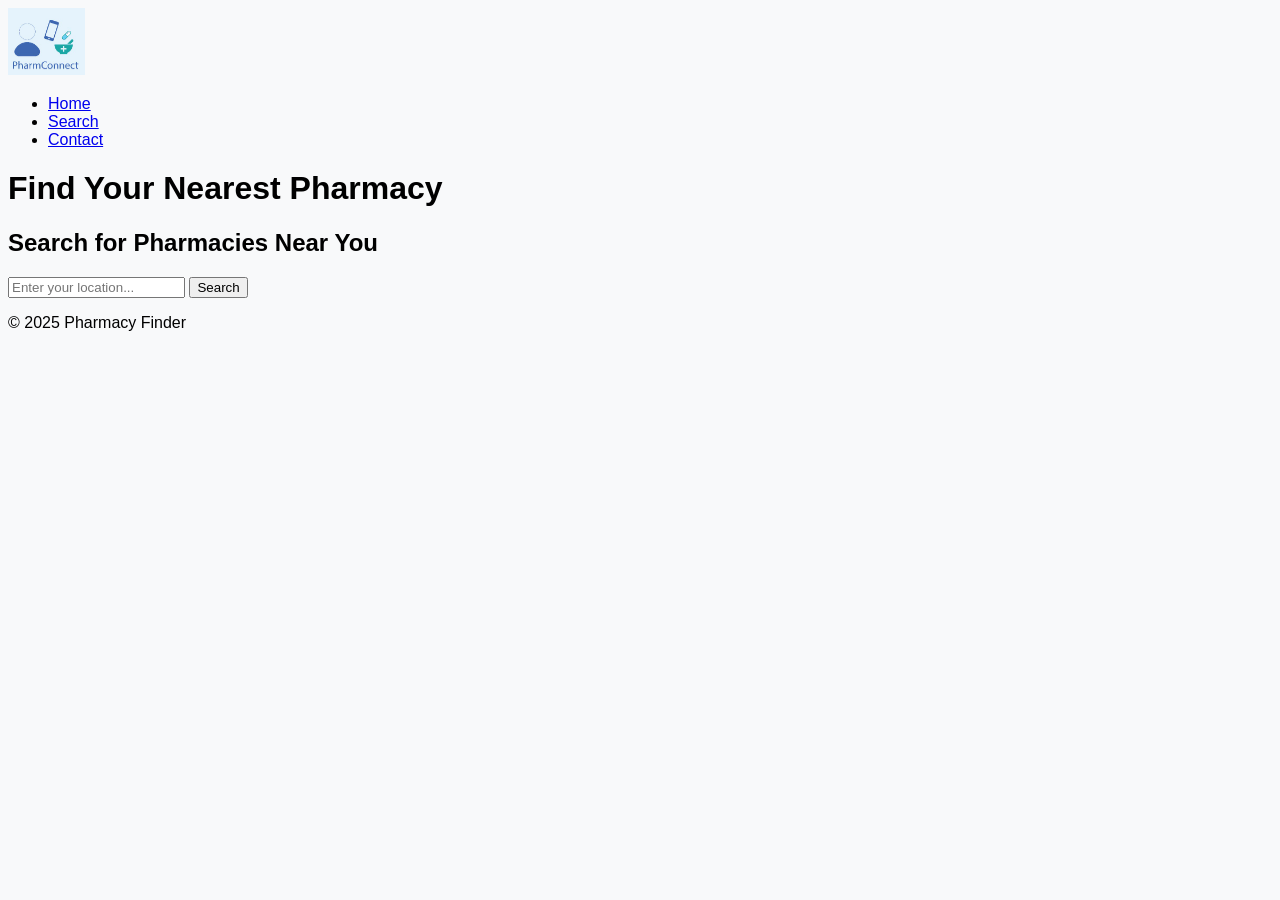
<file: index.html>
<!DOCTYPE html>
<html lang="en">
<head>
    <meta charset="UTF-8">
    <meta name="viewport" content="width=device-width, initial-scale=1.0">
    <title>Pharmacy Finder</title>
    <link rel="stylesheet" href="styles.css">
</head>
<body>
    <header>
        <nav>
            <div class="logo">
                <img src="logo.png" alt="Pharmacy Finder Logo">
            </div>
            <ul>
                <li><a href="#home">Home</a></li>
                <li><a href="#search">Search</a></li>
                <li><a href="#contact">Contact</a></li>
            </ul>
        </nav>
        <h1>Find Your Nearest Pharmacy</h1>
    </header>
    <section class="search" id="search">
        <h2>Search for Pharmacies Near You</h2>
        <input type="text" placeholder="Enter your location...">
        <button>Search</button>
    </section>
    <footer>
        <p>&copy; 2025 Pharmacy Finder</p>
    </footer>
</body>
</html>
</file>
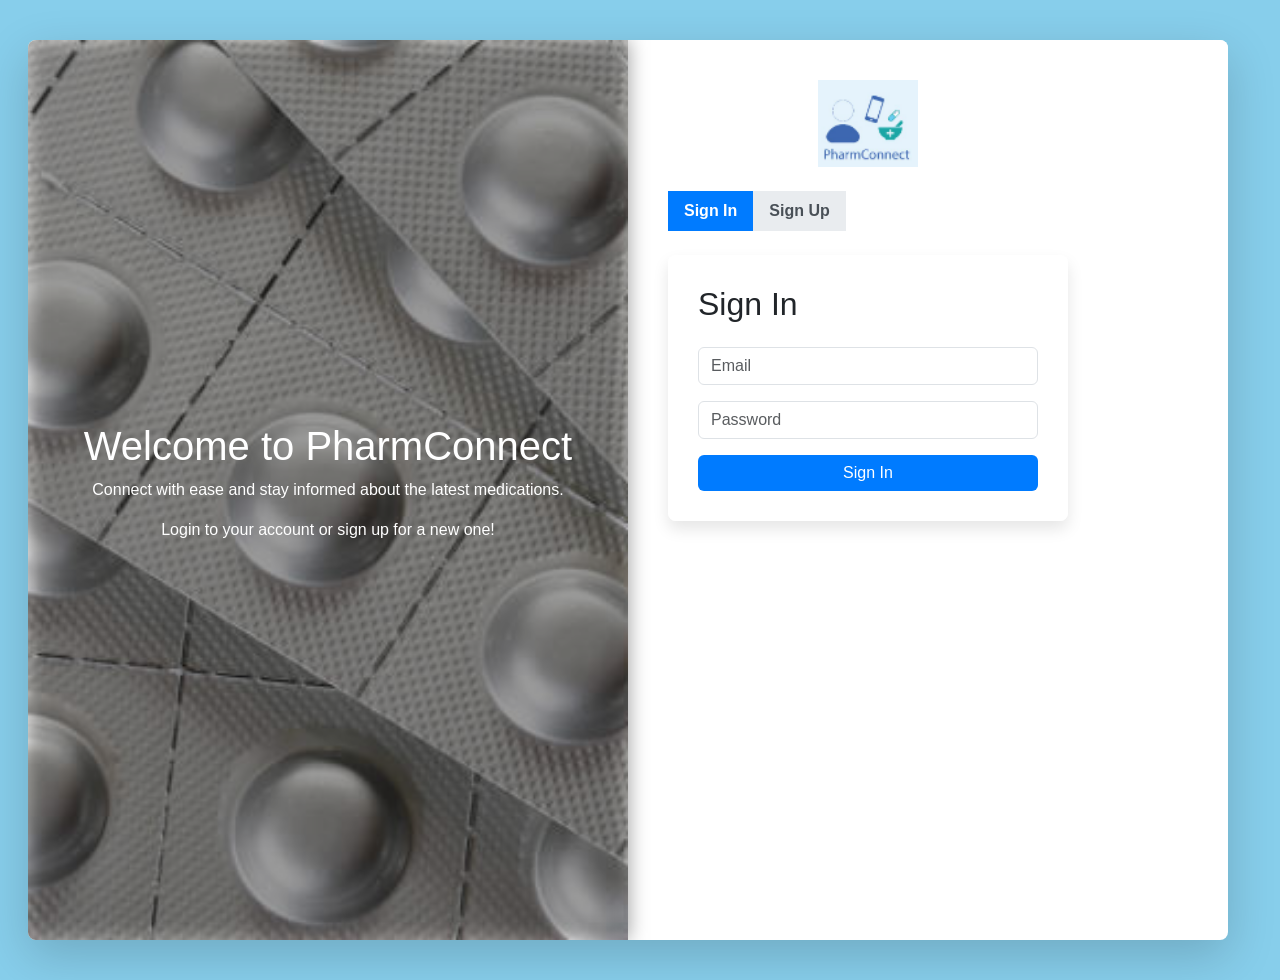
<file: ThirdVersion/index.html>
<!DOCTYPE html>
<html lang="en">
<head>
  <meta charset="UTF-8">
  <meta name="viewport" content="width=device-width, initial-scale=1.0">
  <title>PharmConnect - Login & Register</title>
  <link href="https://cdn.jsdelivr.net/npm/bootstrap@5.3.0/dist/css/bootstrap.min.css" rel="stylesheet">
  <link rel="stylesheet" href="styles.css">
  <link rel="stylesheet" href="https://cdnjs.cloudflare.com/ajax/libs/font-awesome/6.0.0/css/all.min.css">
</head>
<body>
  <div class="container-fluid bg-cream">
    <div class="row w-100 d-flex justify-content-center align-items-center">
      <!-- Floating Card with Two Sections -->
      <div class="card shadow-lg floating-card">
        <div class="row no-gutters">
          <!-- Left Section with Background Image and Blur -->
          <div class="col-md-6 left-section">
            <div class="overlay"></div>
            <div class="content text-center">
              <h1 class="text-white">Welcome to PharmConnect</h1>
              <p class="text-white">Connect with ease and stay informed about the latest medications.</p>
              <p class="text-white">Login to your account or sign up for a new one!</p>
            </div>
          </div>

          <!-- Right Section with Forms -->
          <div class="col-md-6 right-section">
            <div class="form-container">
              <!-- Logo at the top of the forms -->
              <img src="logo.png" alt="PharmConnect Logo" class="logo mb-4">
              
              <!-- Pills Navigation -->
              <ul class="nav nav-pills mb-4" id="pills-tab" role="tablist">
                <li class="nav-item" role="presentation">
                  <button class="nav-link active" id="pills-login-tab" data-bs-toggle="pill" data-bs-target="#pills-login" type="button" role="tab" aria-controls="pills-login" aria-selected="true">Sign In</button>
                </li>
                <li class="nav-item" role="presentation">
                  <button class="nav-link" id="pills-register-tab" data-bs-toggle="pill" data-bs-target="#pills-register" type="button" role="tab" aria-controls="pills-register" aria-selected="false">Sign Up</button>
                </li>
              </ul>

              <!-- Pills Content -->
              <div class="tab-content" id="pills-tabContent">
                <!-- Login Form -->
                <div class="tab-pane fade show active" id="pills-login" role="tabpanel" aria-labelledby="pills-login-tab">
                  <div class="card">
                    <div class="card-body">
                      <h2 class="card-title mb-4">Sign In</h2>
                      <form>
                        <div class="mb-3">
                          <input type="email" class="form-control" placeholder="Email" required>
                        </div>
                        <div class="mb-3">
                          <input type="password" class="form-control" placeholder="Password" required>
                        </div>
                        <button type="submit" class="btn btn-primary w-100">Sign In</button>
                      </form>
                    </div>
                  </div>
                </div>

                <!-- Register Form -->
                <div class="tab-pane fade" id="pills-register" role="tabpanel" aria-labelledby="pills-register-tab">
                  <div class="card">
                    <div class="card-body">
                      <h2 class="card-title mb-4">Sign Up</h2>
                      <form>
                        <div class="mb-3">
                          <input type="text" class="form-control" placeholder="Full Name" required>
                        </div>
                        <div class="mb-3">
                          <input type="email" class="form-control" placeholder="Email" required>
                        </div>
                        <div class="mb-3">
                          <input type="password" class="form-control" placeholder="Password" required>
                        </div>
                        <div class="mb-3">
                          <input type="password" class="form-control" placeholder="Confirm Password" required>
                        </div>
                        <button type="submit" class="btn btn-success w-100">Sign Up</button>
                      </form>
                    </div>
                  </div>
                </div>
              </div>
            </div>
          </div>

        </div>
      </div>
    </div>
  </div>

  <!-- Bootstrap JS (for Pills functionality) -->
  <script src="https://cdn.jsdelivr.net/npm/bootstrap@5.3.0/dist/js/bootstrap.bundle.min.js"></script>
</body>
</html>
</file>
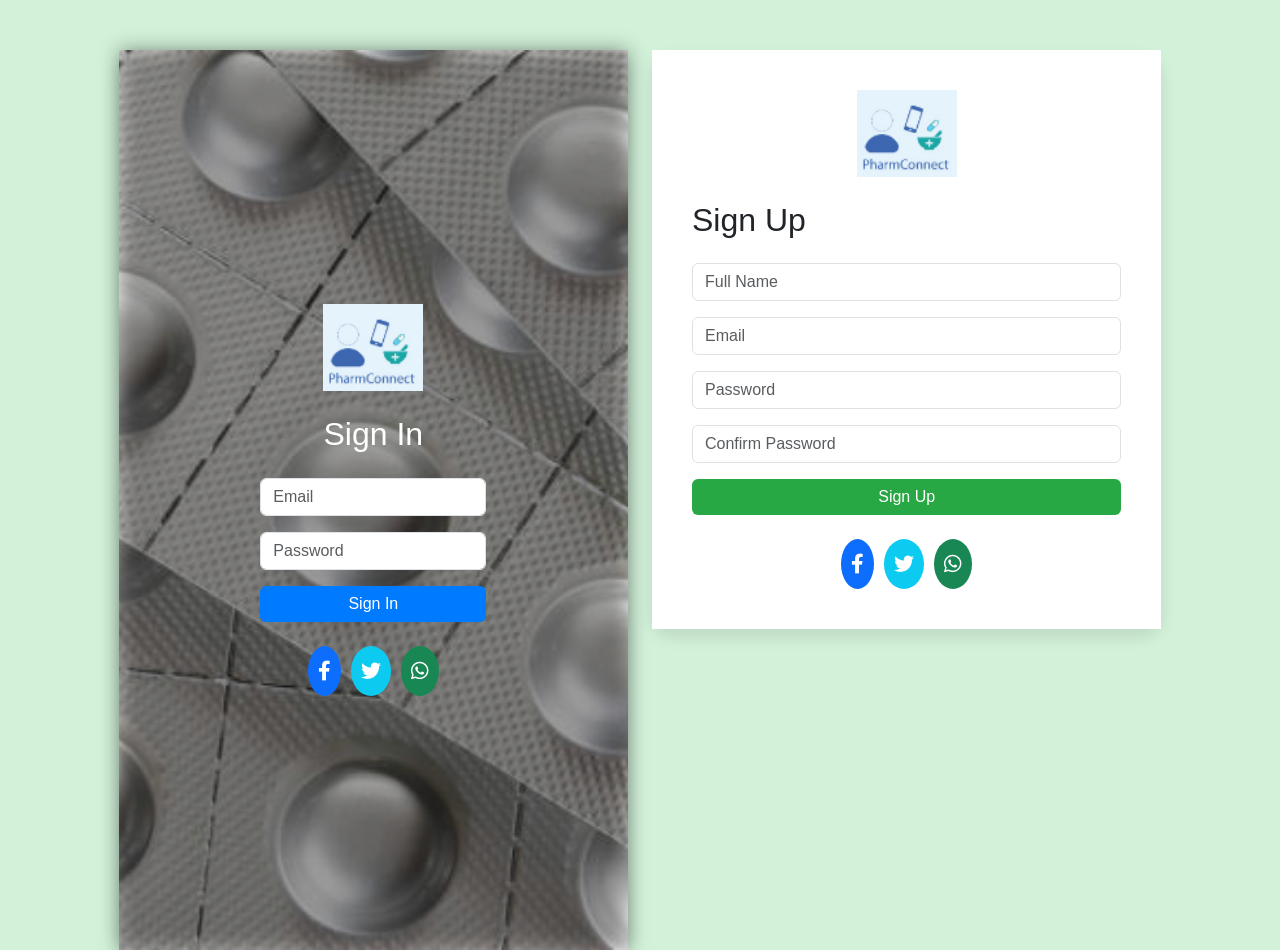
<file: Versionfour/index.html>
<!DOCTYPE html>
<html lang="en">
<head>
  <meta charset="UTF-8">
  <meta name="viewport" content="width=device-width, initial-scale=1.0">
  <title>PharmConnect - Login & Register</title>
  <link href="https://cdn.jsdelivr.net/npm/bootstrap@5.3.0/dist/css/bootstrap.min.css" rel="stylesheet">
  <link rel="stylesheet" href="styles.css">
  <link rel="stylesheet" href="https://cdnjs.cloudflare.com/ajax/libs/font-awesome/6.0.0/css/all.min.css">
</head>
<body>
  <div class="container-fluid bg-cream">
    <div class="row justify-content-center">
      <!-- Left Section: Login -->
      <div class="col-md-6 col-lg-5">
        <div class="card">
          <div class="left-section">
            <div class="overlay"></div>
            <div class="content">
              <img src="logo.png" alt="PharmConnect Logo" class="logo mb-4">
              <h2 class="card-title mb-4">Sign In</h2>
              <form>
                <div class="mb-3">
                  <input type="email" class="form-control" placeholder="Email" required>
                </div>
                <div class="mb-3">
                  <input type="password" class="form-control" placeholder="Password" required>
                </div>
                <button type="submit" class="btn btn-primary w-100">Sign In</button>
              </form>
              <div class="social-media mt-4">
                <a href="#" class="social-icon bg-primary text-white"><i class="fab fa-facebook-f"></i></a>
                <a href="#" class="social-icon bg-info text-white"><i class="fab fa-twitter"></i></a>
                <a href="#" class="social-icon bg-success text-white"><i class="fab fa-whatsapp"></i></a>
              </div>
            </div>
          </div>
        </div>
      </div>

      <!-- Right Section: Register -->
      <div class="col-md-6 col-lg-5">
        <div class="card">
          <div class="right-section">
            <div class="overlay"></div>
            <div class="content">
              <img src="logo.png" alt="PharmConnect Logo" class="logo mb-4">
              <h2 class="card-title mb-4">Sign Up</h2>
              <form>
                <div class="mb-3">
                  <input type="text" class="form-control" placeholder="Full Name" required>
                </div>
                <div class="mb-3">
                  <input type="email" class="form-control" placeholder="Email" required>
                </div>
                <div class="mb-3">
                  <input type="password" class="form-control" placeholder="Password" required>
                </div>
                <div class="mb-3">
                  <input type="password" class="form-control" placeholder="Confirm Password" required>
                </div>
                <button type="submit" class="btn btn-success w-100">Sign Up</button>
              </form>
              <div class="social-media mt-4">
                <a href="#" class="social-icon bg-primary text-white"><i class="fab fa-facebook-f"></i></a>
                <a href="#" class="social-icon bg-info text-white"><i class="fab fa-twitter"></i></a>
                <a href="#" class="social-icon bg-success text-white"><i class="fab fa-whatsapp"></i></a>
              </div>
            </div>
          </div>
        </div>
      </div>
    </div>
  </div>

  <!-- Bootstrap JS (for Pills functionality) -->
  <script src="https://cdn.jsdelivr.net/npm/bootstrap@5.3.0/dist/js/bootstrap.bundle.min.js"></script>
</body>
</html>
</file>
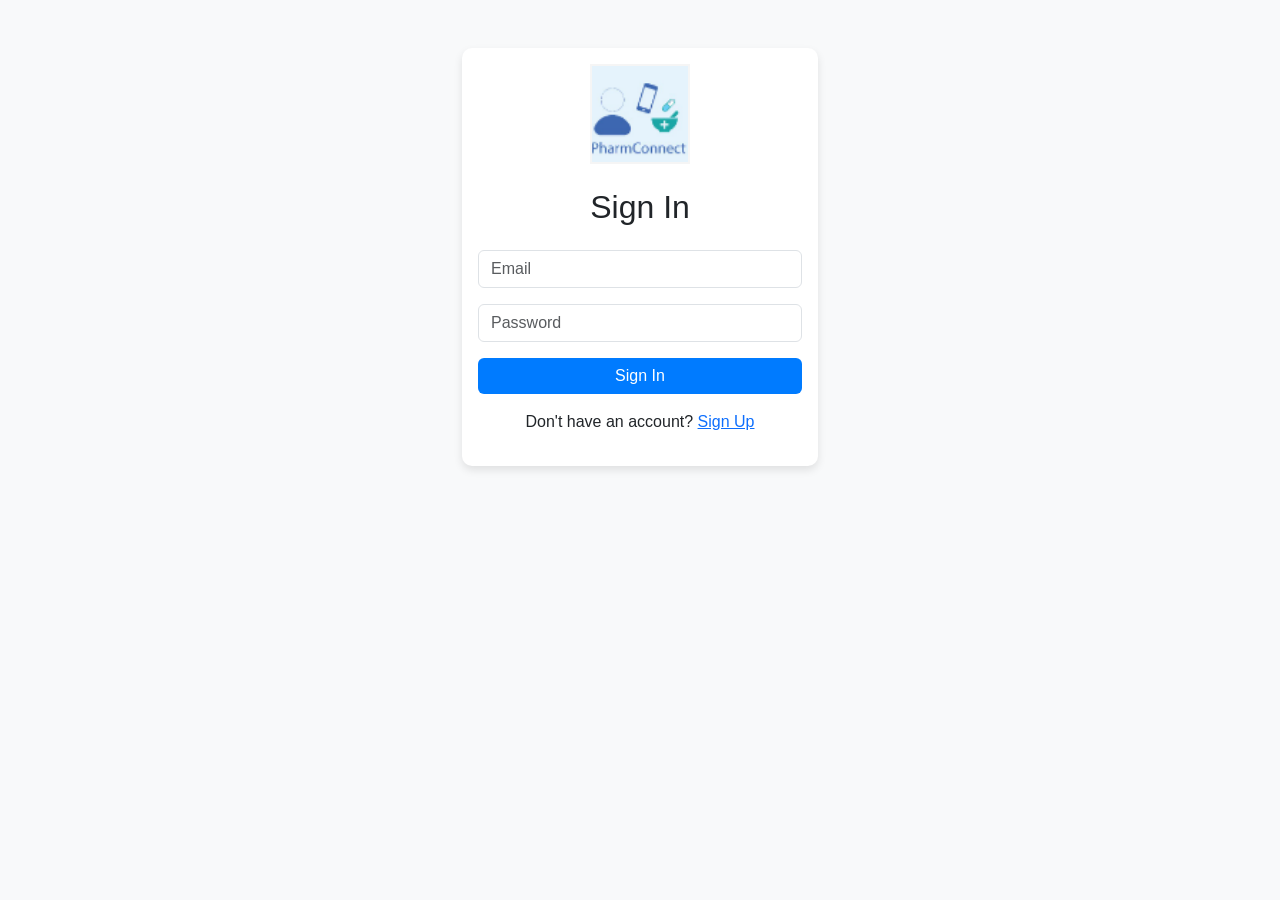
<file: Firstversion/SignIn.html>
<!DOCTYPE html>
<html lang="en">
<head>
  <meta charset="UTF-8">
  <meta name="viewport" content="width=device-width, initial-scale=1.0">
  <title>PharmConnect - Sign In</title>
  <link href="https://cdn.jsdelivr.net/npm/bootstrap@5.3.0/dist/css/bootstrap.min.css" rel="stylesheet">
  <link rel="stylesheet" href="styles.css">
  <link rel="stylesheet" href="https://cdnjs.cloudflare.com/ajax/libs/font-awesome/6.0.0/css/all.min.css">
</head>
<body>
  <div class="container">
    <div class="row justify-content-center">
      <div class="col-md-6 col-lg-4">
        <div class="card mt-5">
          <div class="card-body text-center">
            <img src="logo.png" alt="PharmConnect Logo" class="logo mb-4">
            <h2 class="card-title mb-4">Sign In</h2>
            <form>
              <div class="mb-3">
                <input type="email" class="form-control" placeholder="Email" required>
              </div>
              <div class="mb-3">
                <input type="password" class="form-control" placeholder="Password" required>
              </div>
              <button type="submit" class="btn btn-primary w-100">Sign In</button>
            </form>
            <p class="mt-3">
              Don't have an account? <a href="SignUp.html" class="text-primary">Sign Up</a>
            </p>
          </div>
        </div>
      </div>
    </div>
  </div>
</body>
</html>
</file>
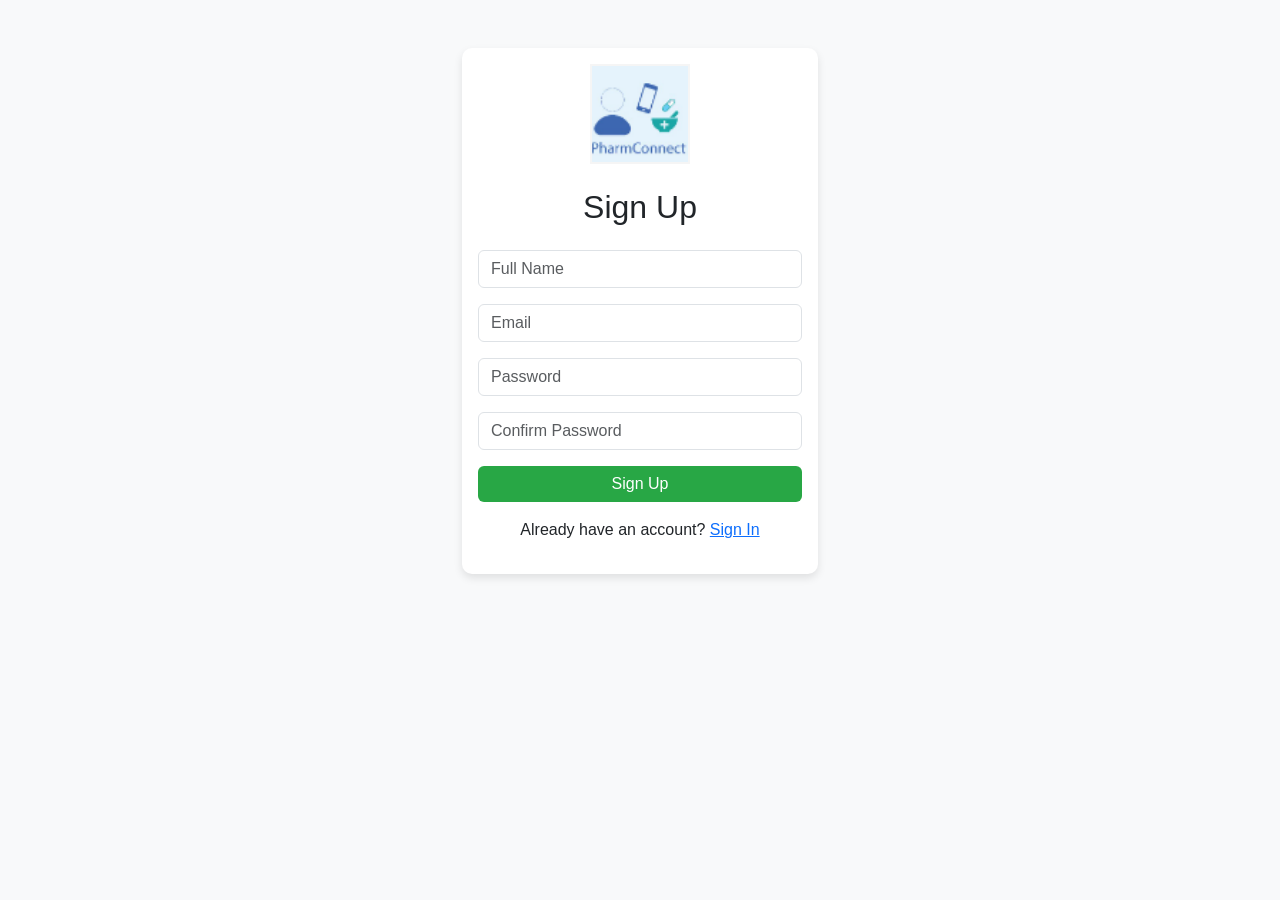
<file: Firstversion/SignUp.html>
<!DOCTYPE html>
<html lang="en">
<head>
  <meta charset="UTF-8">
  <meta name="viewport" content="width=device-width, initial-scale=1.0">
  <title>PharmConnect - Sign Up</title>
  <link href="https://cdn.jsdelivr.net/npm/bootstrap@5.3.0/dist/css/bootstrap.min.css" rel="stylesheet">
  <link rel="stylesheet" href="styles.css">
  <link rel="stylesheet" href="https://cdnjs.cloudflare.com/ajax/libs/font-awesome/6.0.0/css/all.min.css">
</head>
<body>
  <div class="container">
    <div class="row justify-content-center">
      <div class="col-md-6 col-lg-4">
        <div class="card mt-5">
          <div class="card-body text-center">
            <img src="logo.png" alt="PharmConnect Logo" class="logo mb-4">
            <h2 class="card-title mb-4">Sign Up</h2>
            <form>
              <div class="mb-3">
                <input type="text" class="form-control" placeholder="Full Name" required>
              </div>
              <div class="mb-3">
                <input type="email" class="form-control" placeholder="Email" required>
              </div>
              <div class="mb-3">
                <input type="password" class="form-control" placeholder="Password" required>
              </div>
              <div class="mb-3">
                <input type="password" class="form-control" placeholder="Confirm Password" required>
              </div>
              <button type="submit" class="btn btn-success w-100">Sign Up</button>
            </form>
            <p class="mt-3">
              Already have an account? <a href="SignIn.html" class="text-primary">Sign In</a>
            </p>
          </div>
        </div>
      </div>
    </div>
  </div>
</body>
</html>
</file>
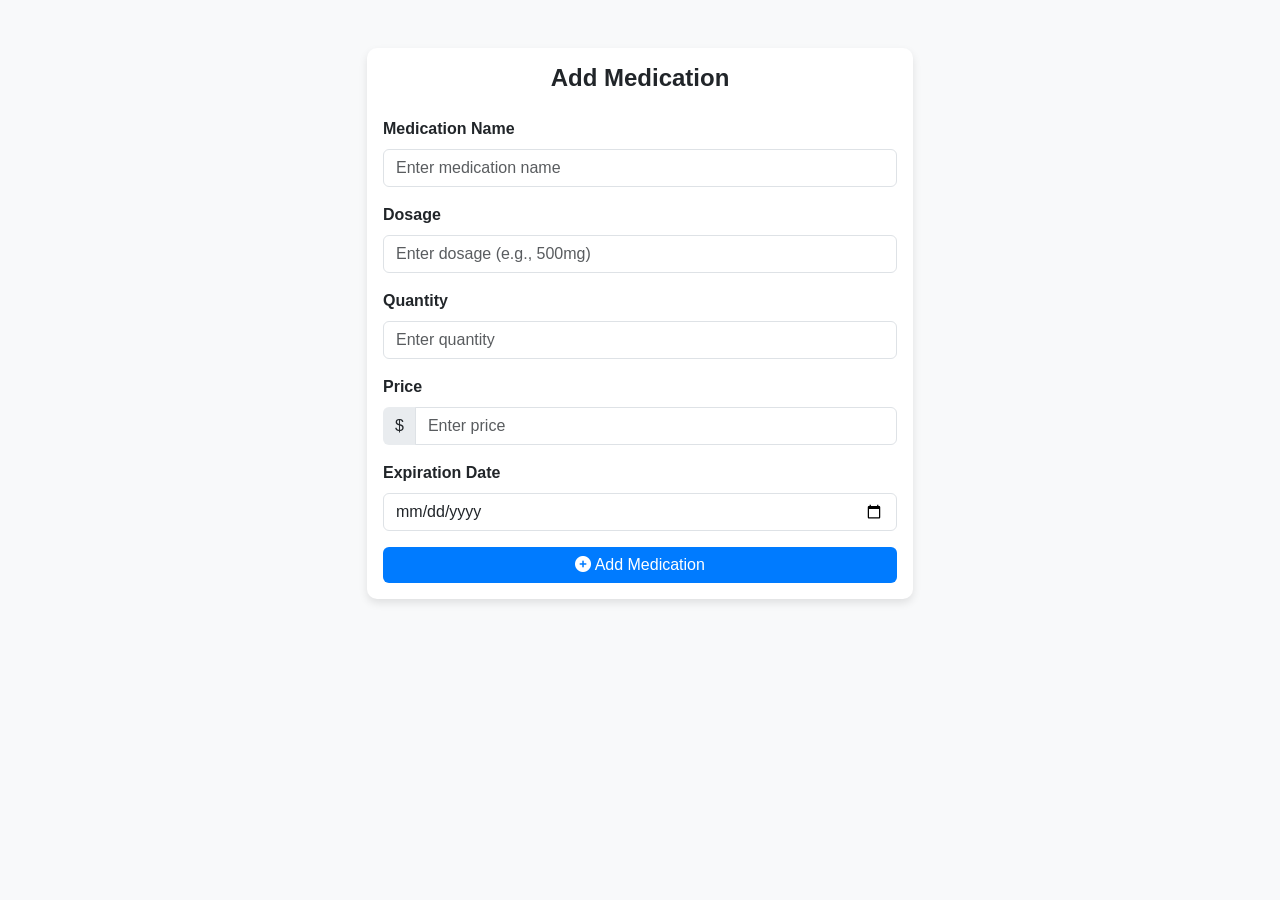
<file: Medication/AddMedication.html>
<!DOCTYPE html>
<html lang="en">
<head>
  <meta charset="UTF-8">
  <meta name="viewport" content="width=device-width, initial-scale=1.0">
  <title>PharmConnect - Add Medication</title>
  <link href="https://cdn.jsdelivr.net/npm/bootstrap@5.3.0/dist/css/bootstrap.min.css" rel="stylesheet">
  <link rel="stylesheet" href="styles.css">
  <link rel="stylesheet" href="https://cdnjs.cloudflare.com/ajax/libs/font-awesome/6.0.0/css/all.min.css">
</head>
<body>
  <div class="container">
    <div class="row justify-content-center">
      <div class="col-md-8 col-lg-6">
        <!-- Medication Add Form -->
        <div class="card mt-5">
          <div class="card-body">
            <h2 class="card-title text-center mb-4">Add Medication</h2>
            <form>
              <!-- Medication Name -->
              <div class="mb-3">
                <label for="medicationName" class="form-label">Medication Name</label>
                <input type="text" class="form-control" id="medicationName" placeholder="Enter medication name" required>
              </div>

              <!-- Dosage -->
              <div class="mb-3">
                <label for="dosage" class="form-label">Dosage</label>
                <input type="text" class="form-control" id="dosage" placeholder="Enter dosage (e.g., 500mg)" required>
              </div>

              <!-- Quantity -->
              <div class="mb-3">
                <label for="quantity" class="form-label">Quantity</label>
                <input type="number" class="form-control" id="quantity" placeholder="Enter quantity" required>
              </div>

              <!-- Price -->
              <div class="mb-3">
                <label for="price" class="form-label">Price</label>
                <div class="input-group">
                  <span class="input-group-text">$</span>
                  <input type="number" class="form-control" id="price" placeholder="Enter price" step="0.01" required>
                </div>
              </div>

              <!-- Expiration Date -->
              <div class="mb-3">
                <label for="expirationDate" class="form-label">Expiration Date</label>
                <input type="date" class="form-control" id="expirationDate" required>
              </div>

              <!-- Submit Button -->
              <button type="submit" class="btn btn-primary w-100">
                <i class="fas fa-plus-circle"></i> Add Medication
              </button>
            </form>
          </div>
        </div>
      </div>
    </div>
  </div>
</body>
</html>
</file>
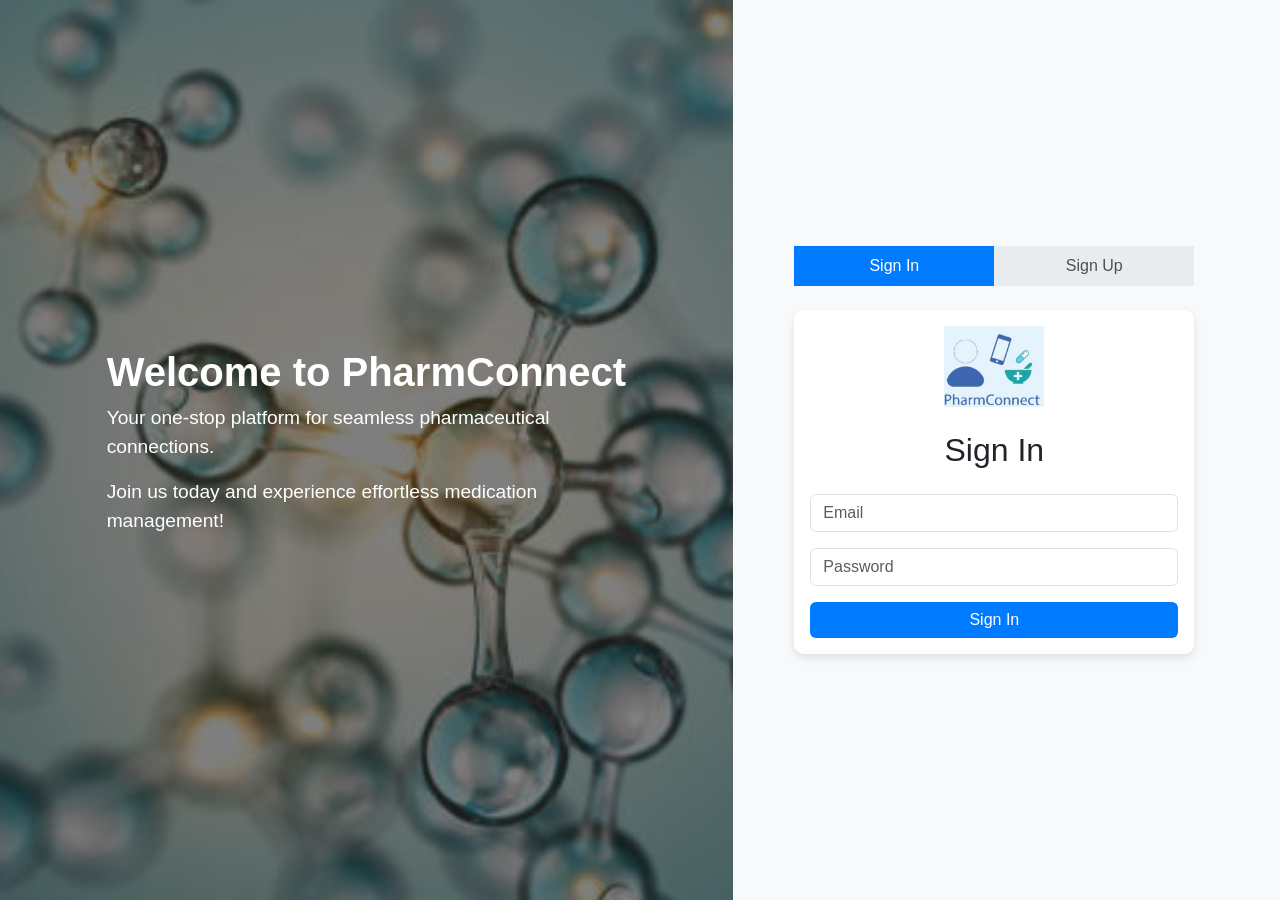
<file: SecondVersion/LoginRegister.html>
<!DOCTYPE html>
<html lang="en">
<head>
  <meta charset="UTF-8">
  <meta name="viewport" content="width=device-width, initial-scale=1.0">
  <title>PharmConnect - Login & Register</title>
  <link href="https://cdn.jsdelivr.net/npm/bootstrap@5.3.0/dist/css/bootstrap.min.css" rel="stylesheet">
  <link rel="stylesheet" href="styles.css">
  <link rel="stylesheet" href="https://cdnjs.cloudflare.com/ajax/libs/font-awesome/6.0.0/css/all.min.css">
</head>
<body>
  <div class="container-fluid vh-100 d-flex align-items-center">
    <div class="row w-100">
      
      <!-- Left Side: Text & Background Image -->
      <div class="col-md-7 left-section d-flex align-items-center text-white">
        <div class="overlay"></div>
        <div class="content p-5">
          <h1>Welcome to PharmConnect</h1>
          <p>Your one-stop platform for seamless pharmaceutical connections.</p>
          <p>Join us today and experience effortless medication management!</p>
        </div>
      </div>

      <!-- Right Side: Forms -->
      <div class="col-md-5 d-flex align-items-center justify-content-center">
        <div class="form-container">
          <!-- Pills Navigation -->
          <ul class="nav nav-pills nav-justified mb-4" id="pills-tab" role="tablist">
            <li class="nav-item" role="presentation">
              <button class="nav-link active" id="pills-login-tab" data-bs-toggle="pill" data-bs-target="#pills-login" type="button" role="tab" aria-controls="pills-login" aria-selected="true">Sign In</button>
            </li>
            <li class="nav-item" role="presentation">
              <button class="nav-link" id="pills-register-tab" data-bs-toggle="pill" data-bs-target="#pills-register" type="button" role="tab" aria-controls="pills-register" aria-selected="false">Sign Up</button>
            </li>
          </ul>

          <!-- Pills Content -->
          <div class="tab-content" id="pills-tabContent">
            <!-- Login Form -->
            <div class="tab-pane fade show active" id="pills-login" role="tabpanel" aria-labelledby="pills-login-tab">
              <div class="card">
                <div class="card-body text-center">
                  <img src="logo1.png" alt="PharmConnect Logo" class="logo mb-4">
                  <h2 class="card-title mb-4">Sign In</h2>
                  <form>
                    <div class="mb-3">
                      <input type="email" class="form-control" placeholder="Email" required>
                    </div>
                    <div class="mb-3">
                      <input type="password" class="form-control" placeholder="Password" required>
                    </div>
                    <button type="submit" class="btn btn-primary w-100">Sign In</button>
                  </form>
                </div>
              </div>
            </div>

            <!-- Register Form -->
            <div class="tab-pane fade" id="pills-register" role="tabpanel" aria-labelledby="pills-register-tab">
              <div class="card">
                <div class="card-body text-center">
                  <img src="logo1.png" alt="PharmConnect Logo" class="logo mb-4">
                  <h2 class="card-title mb-4">Sign Up</h2>
                  <form>
                    <div class="mb-3">
                      <input type="text" class="form-control" placeholder="Full Name" required>
                    </div>
                    <div class="mb-3">
                      <input type="email" class="form-control" placeholder="Email" required>
                    </div>
                    <div class="mb-3">
                      <input type="password" class="form-control" placeholder="Password" required>
                    </div>
                    <div class="mb-3">
                      <input type="password" class="form-control" placeholder="Confirm Password" required>
                    </div>
                    <button type="submit" class="btn btn-success w-100">Sign Up</button>
                  </form>
                </div>
              </div>
            </div>
          </div>
        </div>
      </div>

    </div>
  </div>

  <!-- Bootstrap JS (for Pills functionality) -->
  <script src="https://cdn.jsdelivr.net/npm/bootstrap@5.3.0/dist/js/bootstrap.bundle.min.js"></script>
</body>
</html>
</file>
<file: styles.css>
/* General Styles */
body {
    background-color: #f8f9fa;
    font-family: 'Arial', sans-serif;
  }
  
  .card {
    border: none;
    border-radius: 10px;
    box-shadow: 0 4px 8px rgba(0, 0, 0, 0.1);
  }
  
  .btn-primary {
    background-color: #007bff;
    border: none;
  }
  
  .btn-success {
    background-color: #28a745;
    border: none;
  }
  
  .btn-primary:hover,
  .btn-success:hover {
    opacity: 0.9;
  }
  
  /* Navbar Styles */
  .navbar {
    box-shadow: 0 2px 4px rgba(0, 0, 0, 0.1);
  }
  
  /* Admin Panel Cards */
  .card.bg-success,
  .card.bg-primary,
  .card.bg-white {
    border-radius: 10px;
    transition: transform 0.2s;
  }
  
  .card.bg-success:hover,
  .card.bg-primary:hover,
  .card.bg-white:hover {
    transform: translateY(-5px);
  }
  
  /* Logo Container */
  .logo-container {
    text-align: center;
    margin-top: 20px;
  }
  
  .logo {
    width: 150px; /* Adjust size as needed */
    height: auto;
  }
  
  /* Sidebar Styles */
  .sidebar {
    width: 250px;
    height: 100vh;
    background-color: green; /* New sidebar color */
    color: white;
    position: fixed;
    top: 0;
    left: 0;
    padding-top: 20px;
  }
  
  .sidebar .profile {
    text-align: center;
    padding: 20px;
    border-bottom: 1px solid #34495e; /* Darker border color */
  }
  
  .sidebar .profile-pic {
    width: 80px;
    height: 80px;
    border-radius: 50%;
    margin-bottom: 10px;
  }
  
  .sidebar .profile-info h5 {
    margin: 0;
    font-size: 18px;
  }
  
  .sidebar .profile-info p {
    margin: 0;
    font-size: 14px;
    color: #bdc3c7; /* Lighter text color */
  }
  
  .sidebar .nav {
    padding: 20px;
  }
  
  .sidebar .nav-link {
    color: white;
    margin: 10px 0;
    display: flex;
    align-items: center;
    padding: 10px;
    border-radius: 5px;
    transition: background-color 0.3s;
  }
  
  .sidebar .nav-link i {
    margin-right: 10px;
  }
  
  .sidebar .nav-link.active {
    background-color: #3498db; /* Active link color */
  }
  
  .sidebar .nav-link:hover {
    background-color: #34495e; /* Hover color */
  }
  
  /* Main Content Styles */
  .main-content {
    margin-left: 250px; /* Same as sidebar width */
    padding: 20px;
    padding-top: 80px; /* Adjust for logo height */
  }
  
  /* Search and Filter Styles */
  .input-group {
    margin-bottom: 10px;
  }
  
  .input-group .btn {
    display: flex;
    align-items: center;
    justify-content: center;
  }
  
  .input-group .btn i {
    margin-right: 5px;
  }
  .main-content h2 {
    font-size: 3rem;
    font-weight: bold;
    text-transform: uppercase;
    background: linear-gradient(45deg, #008000, #ffffff, #0000ff);
    -webkit-background-clip: text;
    -webkit-text-fill-color: transparent;
    text-shadow: 4px 4px 6px rgba(0, 0, 0, 0.3);
    display: inline-block; /* Prevents full-width issues */
}
</file>
<file: ThirdVersion/styles.css>
/* General Styles */
body {
    background-color: #f8f9fa;
    font-family: 'Arial', sans-serif;
    margin: 0;
}

.bg-cream {
    background-color: skyblue; 
    min-height: 100vh;
}

.floating-card {
    width: 100%;
    max-width: 1200px;
    margin: 40px auto;
    border-radius: 20px;
    overflow: hidden;
    box-shadow: 0 10px 20px rgba(0, 0, 0, 0.1);
}

/* Left Section */
.left-section {
    background-image: url('bg.jpg'); 
    background-size: cover; /* Ensures the image covers the section */
    background-position: center center; /* Centers the image */
    position: relative;
    color: white;
    height: 100%;
    display: flex;
    justify-content: center;
    align-items: center;
    text-align: center;
    padding: 20px;
    min-height: 100vh; /* Ensure it takes full height */
}

.left-section .overlay {
    position: absolute;
    top: 0;
    left: 0;
    width: 100%;
    height: 100%;
    background: rgba(0, 0, 0, 0.4); /* Dark overlay for better readability */
    filter: blur(10px);
}

.left-section .content {
    z-index: 1;
    position: relative;
}

/* Right Section */
.right-section {
    background-color: #ffffff;
    padding: 40px;
    height: 100%;
}

.form-container {
    width: 100%;
    max-width: 400px;
}

/* Logo on the top of the form */
.logo {
    width: 100px;
    height: auto;
    margin-bottom: 20px;
    display: block;
    margin-left: auto;
    margin-right: auto;
}

/* Card Styles */
.card {
    border: none;
    border-radius: 8px;
    box-shadow: 0 8px 16px rgba(0, 0, 0, 0.1);
}

.card-body {
    padding: 30px;
    background-color: #ffffff;
    border-radius: 8px;
}

/* Button Styles */
.btn-primary {
    background-color: #007bff;
    border: none;
}

.btn-success {
    background-color: #28a745;
    border: none;
}

.btn-primary:hover,
.btn-success:hover {
    opacity: 0.9;
}

/* Pills Navigation */
.nav-pills .nav-link {
    background-color: #e9ecef;
    color: #495057;
    border-radius: 0;
    transition: all 0.3s ease;
    font-weight: bold;
}

.nav-pills .nav-link.active {
    background-color: #007bff;
    color: white;
}

.nav-pills .nav-link:hover {
    background-color: #dee2e6;
}
</file>
<file: Versionfour/styles.css>
/* General Styles */
body {
    font-family: 'Arial', sans-serif;
    margin: 0;
    background-color: #f8f9fa;
}

.bg-cream {
    background-color: #d2f1d9;
    min-height: 100vh;
}

/* Card Styles */
.card {
    border: none;
    border-radius: 20px;
    box-shadow: 0 8px 16px rgba(0, 0, 0, 0.1);
    margin-top: 50px;
}

.card-body {
    padding: 30px;
    background-color: #ffffff;
    border-radius: 8px;
}

/* Left Section */
.left-section {
    background-image: url('bg.jpg'); 
    background-size: cover;
    background-position: center center;
    position: relative;
    color: white;
    height: 100%;
    display: flex;
    justify-content: center;
    align-items: center;
    text-align: center;
    padding: 20px;
    min-height: 100vh;
}

.left-section .overlay {
    position: absolute;
    top: 0;
    left: 0;
    width: 100%;
    height: 100%;
    background: rgba(0, 0, 0, 0.4); /* Dark overlay for better readability */
    filter: blur(10px);
}

.left-section .content {
    z-index: 1;
    position: relative;
}

/* Right Section */
.right-section {
    background-color: #ffffff;
    padding: 40px;
    height: 100%;
}

/* Logo */
.logo {
    width: 100px;
    height: auto;
    margin-bottom: 20px;
    display: block;
    margin-left: auto;
    margin-right: auto;
}

/* Button Styles */
.btn-primary {
    background-color: #007bff;
    border: none;
}

.btn-success {
    background-color: #28a745;
    border: none;
}

.btn-primary:hover,
.btn-success:hover {
    opacity: 0.9;
}

/* Social Media Icons */
.social-media {
    display: flex;
    justify-content: center;
    gap: 10px;
}

.social-icon {
    padding: 10px;
    border-radius: 50%;
    font-size: 20px;
    transition: background-color 0.3s ease;
}

.social-icon:hover {
    opacity: 0.7;
}

/* Pills Navigation */
.nav-pills .nav-link {
    background-color: #e9ecef;
    color: #495057;
    border-radius: 0;
    transition: all 0.3s ease;
    font-weight: bold;
}

.nav-pills .nav-link.active {
    background-color: #007bff;
    color: white;
}

.nav-pills .nav-link:hover {
    background-color: #dee2e6;
}
</file>
<file: Firstversion/styles.css>
/* General Styles */
body {
    background-color: #f8f9fa;
    font-family: 'Arial', sans-serif;
  }
  
  .card {
    border: none;
    border-radius: 10px;
    box-shadow: 0 4px 8px rgba(0, 0, 0, 0.1);
  }
  
  .btn-primary {
    background-color: #007bff;
    border: none;
  }
  
  .btn-success {
    background-color: #28a745;
    border: none;
  }
  
  .btn-primary:hover,
  .btn-success:hover {
    opacity: 0.9;
  }
  
  /* Navbar Styles */
  .navbar {
    box-shadow: 0 2px 4px rgba(0, 0, 0, 0.1);
  }
  
  /* Admin Panel Cards */
  .card.bg-success,
  .card.bg-primary,
  .card.bg-white {
    border-radius: 10px;
    transition: transform 0.2s;
  }
  
  .card.bg-success:hover,
  .card.bg-primary:hover,
  .card.bg-white:hover {
    transform: translateY(-5px);
  }
  
  /* Logo Container */
  .logo-container {
    text-align: center;
    margin-top: 20px;
  }
  
  .logo {
    width: 100px;
    height: 100px; 
    object-fit: cover;
    border: 2px solid whitesmoke; 
}

  .main-content h2 {
    font-size: 3rem;
    font-weight: bold;
    text-transform: uppercase;
    background: linear-gradient(45deg, #008000, #ffffff, #0000ff);
    -webkit-background-clip: text;
    -webkit-text-fill-color: transparent;
    text-shadow: 3px 3px 5px rgba(0, 0, 0, 0.3);
    transform: skew(-10deg);
    display: inline-block; 
}
  /* Sidebar Styles */
  .sidebar {
    width: 250px;
    height: 100vh;
    background-color:green;
    color: white;
    position: fixed;
    top: 0;
    left: 0;
    padding-top: 20px;
  }
  
  .sidebar .profile {
    text-align: center;
    padding: 20px;
    border-bottom: 1px solid #34495e; /* Darker border color */
  }
  
  .sidebar .profile-pic {
    width: 80px;
    height: 80px;
    border-radius: 50%;
    margin-bottom: 10px;
  }
  
  .sidebar .profile-info h5 {
    margin: 0;
    font-size: 18px;
  }
  
  .sidebar .profile-info p {
    margin: 0;
    font-size: 14px;
    color: #bdc3c7; /* Lighter text color */
  }
  
  .sidebar .nav {
    padding: 20px;
  }
  
  .sidebar .nav-link {
    color: white;
    margin: 10px 0;
    display: flex;
    align-items: center;
    padding: 10px;
    border-radius: 5px;
    transition: background-color 0.3s;
  }
  
  .sidebar .nav-link i {
    margin-right: 10px;
  }
  
  .sidebar .nav-link.active {
    background-color: #3498db; /* Active link color */
  }
  
  .sidebar .nav-link:hover {
    background-color: #34495e; /* Hover color */
  }
  
  /* Main Content Styles */
  .main-content {
    margin-left: 250px; /* Same as sidebar width */
    padding: 20px;
    padding-top: 80px; /* Adjust for logo height */
  }
  
  /* Search and Filter Styles */
  .input-group {
    margin-bottom: 10px;
  }
  
  .input-group .btn {
    display: flex;
    align-items: center;
    justify-content: center;
  }
  
  .input-group .btn i {
    margin-right: 5px;
  }
</file>
<file: Medication/styles.css>
/* General Styles */
body {
    background-color: #f8f9fa;
    font-family: 'Arial', sans-serif;
  }
  
  .card {
    border: none;
    border-radius: 10px;
    box-shadow: 0 4px 8px rgba(0, 0, 0, 0.1);
  }
  
  .btn-primary {
    background-color: #007bff;
    border: none;
  }
  
  .btn-primary:hover {
    opacity: 0.9;
  }
  
  /* Form Styles */
  .form-label {
    font-weight: bold;
  }
  
  .input-group-text {
    background-color: #e9ecef;
    border: none;
  }
  
  /* Center the form title */
  .card-title {
    font-size: 24px;
    font-weight: bold;
  }
</file>
<file: SecondVersion/styles.css>
/* General Styles */
body {
    background-color: #f8f9fa;
    font-family: 'Arial', sans-serif;
}

/* Logo */
.logo {
    width: 100px;
    height: auto;
}

/* Card Styling */
.card {
    border: none;
    border-radius: 10px;
    box-shadow: 0 4px 8px rgba(0, 0, 0, 0.1);
}

/* Button Styles */
.btn-primary {
    background-color: #007bff;
    border: none;
}

.btn-success {
    background-color: #28a745;
    border: none;
}

.btn-primary:hover,
.btn-success:hover {
    opacity: 0.9;
}

/* Pills Navigation */
.nav-pills .nav-link {
    background-color: #e9ecef;
    color: #495057;
    border-radius: 0;
    transition: all 0.3s ease;
}

.nav-pills .nav-link.active {
    background-color: #007bff;
    color: white;
}

.nav-pills .nav-link:hover {
    background-color: #dee2e6;
}

/* Right Form Section */
.form-container {
    width: 100%;
    max-width: 400px;
}

/* Left Section: Background Image and Text */
.left-section {
    background: url('bg1.jpg') no-repeat center center;
    background-size: cover;
    position: relative;
    height: 100vh;
    display: flex;
    justify-content: center;
    align-items: center;
    text-align: left;
    padding: 50px;
}

/* Dark Overlay on Image */
.left-section .overlay {
    position: absolute;
    top: 0;
    left: 0;
    width: 100%;
    height: 100%;
    background: rgba(0, 0, 0, 0.5);
}

.left-section .content {
    position: relative;
    z-index: 1;
}

.left-section h1 {
    font-size: 2.5rem;
    font-weight: bold;
}

.left-section p {
    font-size: 1.2rem;
    max-width: 500px;
}
</file>
